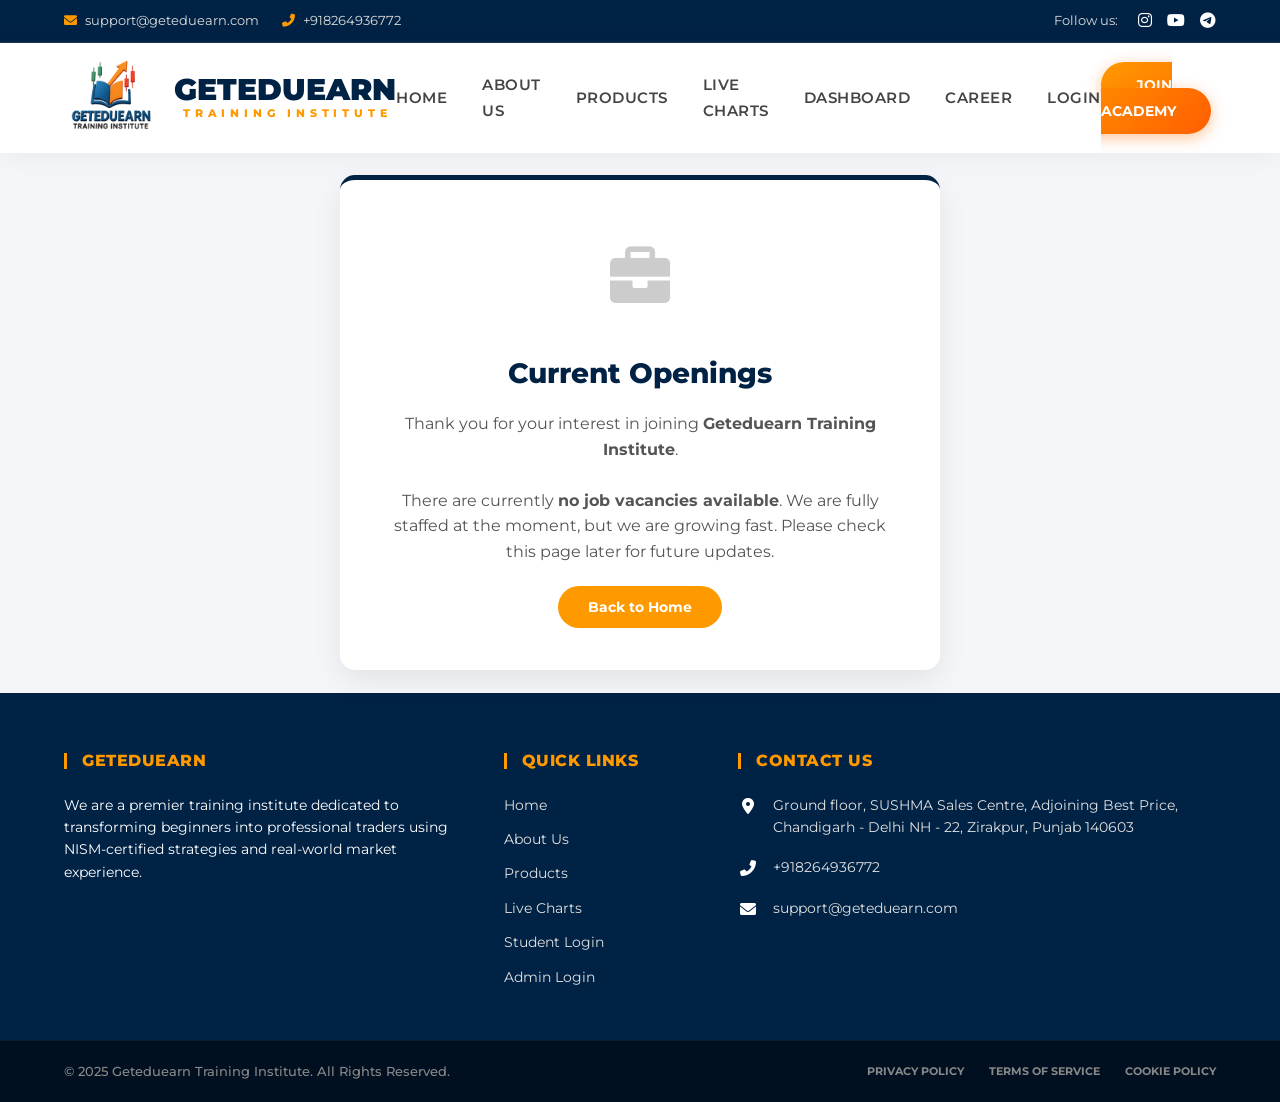
<file: career.html>
<!DOCTYPE html>
<html lang="en">
<head>
    <meta charset="UTF-8">
    <meta name="viewport" content="width=device-width, initial-scale=1.0">
    <title>Career - Geteduearn</title>
<!-- WEBSITE LOGO (FAVICON) -->
<link rel="icon" type="image/png" href="favicon.png">
    <link rel="stylesheet" href="style.css">
    <link href="https://fonts.googleapis.com/css2?family=Montserrat:wght@400;600;700;800&display=swap" rel="stylesheet">
    <link rel="stylesheet" href="https://cdnjs.cloudflare.com/ajax/libs/font-awesome/6.0.0/css/all.min.css">
    <style>
        .career-wrapper {
            display: flex; justify-content: center; align-items: center;
            min-height: 60vh; background: #f4f6f9; padding: 20px;
        }
        .vacancy-card {
            background: white; padding: 50px; border-radius: 15px;
            box-shadow: 0 10px 30px rgba(0,0,0,0.08); text-align: center;
            max-width: 600px; border-top: 5px solid #002244;
        }
        .vacancy-icon { font-size: 60px; color: #ccc; margin-bottom: 25px; }
        .vacancy-title { color: #002244; font-size: 28px; font-weight: 800; margin-bottom: 15px; }
        .vacancy-msg { color: #555; font-size: 16px; line-height: 1.6; margin-bottom: 30px; }
        .notify-btn {
            background: #ff9900; color: white; padding: 12px 30px;
            border-radius: 50px; font-weight: bold; font-size: 14px;
            border: none; cursor: pointer; transition: 0.3s;
        }
        .notify-btn:hover { background: #e68a00; transform: translateY(-2px); }
    </style>
</head>
<body>

    <!-- TOP BAR -->
    <div class="top-bar">
        <div class="top-bar-content">
            <div class="contact-info">
    <!-- Clickable Email -->
    <a href="mailto:support@geteduearn.com" style="color: #ddd; text-decoration: none; margin-right: 20px;">
        <i class="fas fa-envelope" style="color: #ff9900; margin-right: 5px;"></i> 
        support@geteduearn.com
    </a>

    <!-- Clickable Phone -->
    <a href="tel:+918264936772" style="color: #ddd; text-decoration: none;">
        <i class="fas fa-phone-alt" style="color: #ff9900; margin-right: 5px;"></i> 
        +918264936772
    </a>
</div>
            <div class="social-icons">
                <span>Follow us:</span>
                <a href="#"><i class="fab fa-instagram"></i></a>
                <a href="#"><i class="fab fa-youtube"></i></a>
                <a href="#"><i class="fab fa-telegram-plane"></i></a>
            </div>
        </div>
    </div>

    <!-- HEADER -->
    <header>
        <div class="navbar">
            <div class="logo-container">
                <img src="logo.png" alt="Geteduearn Logo" class="main-logo">
                <div class="logo-text-group">
                    <span class="brand-name">GETEDUEARN</span>
                    <span class="brand-tagline">TRAINING INSTITUTE</span>
                </div>
            </div>
            <!-- UPDATED MENU -->
            <!-- UPDATED MENU WITH DASHBOARD -->
            <ul class="nav-menu">
                <li><a href="index.html">Home</a></li>
                <li><a href="about.html">About Us</a></li>
                <li><a href="products.html">Products</a></li>
                <li><a href="charts.html">Live Charts</a></li>
                
                <!-- NEW DASHBOARD LINK (Highlighted) -->
                <li><a href="dashboard.html">Dashboard</a></li>
                
                <li><a href="career.html">Career</a></li>
                <li><a href="login.html">Login</a></li>
            </ul>
            <div class="header-right">
                <a href="signup.html" class="btn-primary-glow">Join Academy</a>
            </div>
        </div>
    </header>

    <!-- CAREER CARD -->
    <div class="career-wrapper">
        <div class="vacancy-card">
            <div class="vacancy-icon"><i class="fas fa-briefcase"></i></div>
            <h1 class="vacancy-title">Current Openings</h1>
            <p class="vacancy-msg">
                Thank you for your interest in joining <strong>Geteduearn Training Institute</strong>.
                <br><br>
                There are currently <strong>no job vacancies available</strong>. 
                We are fully staffed at the moment, but we are growing fast. 
                Please check this page later for future updates.
            </p>
            <a href="index.html" class="notify-btn">Back to Home</a>
        </div>
    </div>

    <!-- 5. FOOTER -->
    <footer>
        <div class="footer-content">
            
            <!-- Column 1: About -->
            <div class="footer-section">
                <h3>Geteduearn</h3>
                <p>
                    We are a premier training institute dedicated to transforming beginners into professional traders using NISM-certified strategies and real-world market experience.
                </p>
            </div>

            <!-- Column 2: Quick Links -->
            <div class="footer-section">
                <h3>Quick Links</h3>
                <ul class="footer-links">
                    <li><a href="index.html">Home</a></li>
                    <li><a href="about.html">About Us</a></li>
                    <li><a href="products.html">Products</a></li>
                    <li><a href="charts.html">Live Charts</a></li>
                    <li><a href="login.html">Student Login</a></li>
                    <li><a href="admin_export.html">Admin Login</a></li>
                </ul>
            </div>

            <!-- Column 3: Contact Us -->
            <div class="footer-section">
                <h3>Contact Us</h3>
                <ul class="contact-details">
                    <!-- Address (Map Marker Icon) -->
                    <li>
                        <i class="fas fa-map-marker-alt"></i>
                        <span>
                            Ground floor, SUSHMA Sales Centre, Adjoining Best Price, Chandigarh - Delhi NH - 22, Zirakpur, Punjab 140603
                        </span>
                    </li>
                    
                    <!-- Phone (Phone Icon) -->
                    <li>
                        <i class="fas fa-phone-alt"></i>
                        <span>+918264936772</span>
                    </li>

                    <!-- Email (Envelope Icon) -->
                    <li>
                        <i class="fas fa-envelope"></i>
                        <span>support@geteduearn.com</span>
                    </li>
                </ul>
            </div>

        </div>

        <!-- Bottom Copyright Bar -->
        <div class="bottom-bar">
            <div class="bottom-bar-content">
                
                <div class="copyright-text">
                    &copy; 2025 Geteduearn Training Institute. All Rights Reserved.
                </div>

                <div class="bottom-links">
                    <a href="privacy.html">Privacy Policy</a>
                    <a href="terms.html">Terms of Service</a>
                    <a href="#">Cookie Policy</a>
                </div>

            </div>
        </div>
    </footer>
<!-- SECURITY SCRIPT: Disable Right Click & Inspect -->
<script>
    // 1. Disable Right Click
    document.addEventListener('contextmenu', function(e) {
        e.preventDefault();
    });

    // 2. Disable F12, Ctrl+Shift+I, Ctrl+Shift+J, Ctrl+U
    document.onkeydown = function(e) {
        if (e.keyCode == 123) { // F12
            return false;
        }
        if (e.ctrlKey && e.shiftKey && e.keyCode == 'I'.charCodeAt(0)) { // Ctrl+Shift+I
            return false;
        }
        if (e.ctrlKey && e.shiftKey && e.keyCode == 'J'.charCodeAt(0)) { // Ctrl+Shift+J
            return false;
        }
        if (e.ctrlKey && e.keyCode == 'U'.charCodeAt(0)) { // Ctrl+U (View Source)
            return false;
        }
    };
</script>
</body>
</html>
</file>
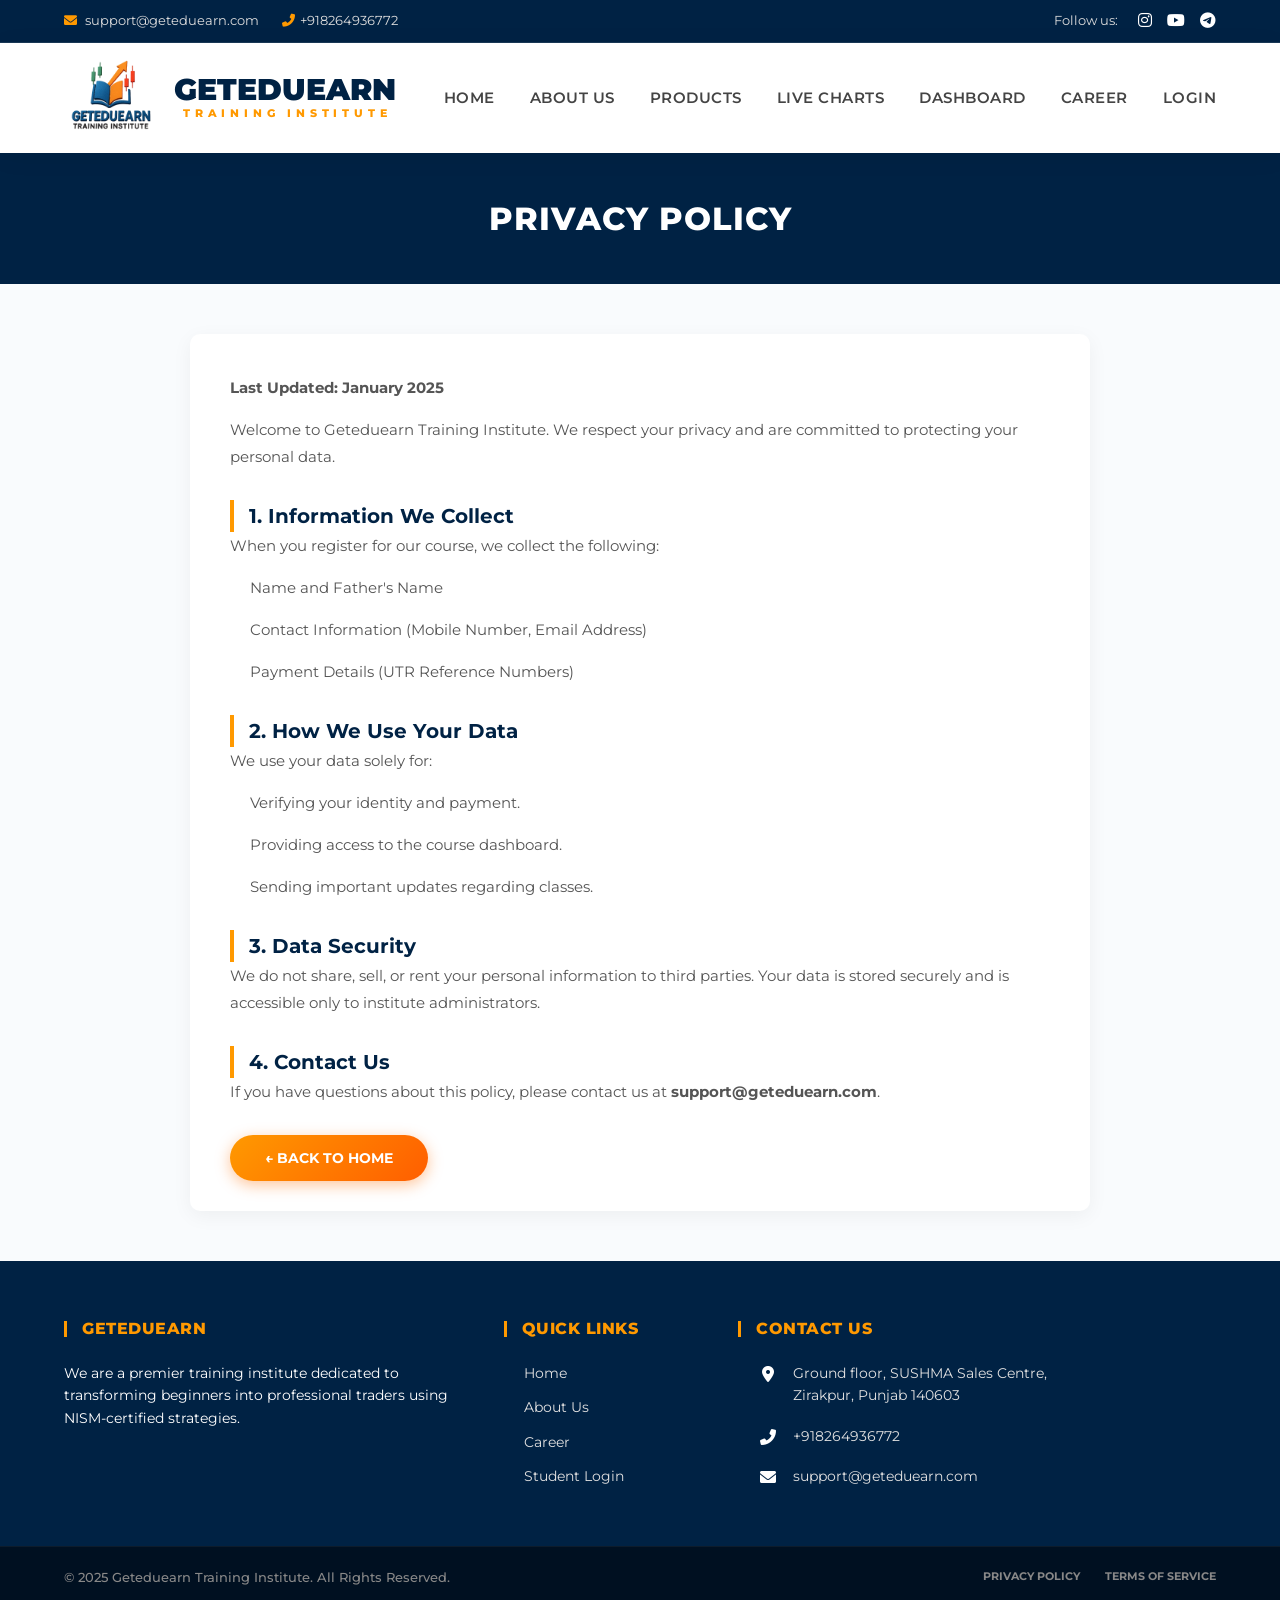
<file: privacy.html>
<!DOCTYPE html>
<html lang="en">
<head>
    <meta charset="UTF-8">
    <meta name="viewport" content="width=device-width, initial-scale=1.0">
    <title>Privacy Policy - Geteduearn</title>
  <!-- WEBSITE LOGO (FAVICON) -->
<link rel="icon" type="image/png" href="favicon.png">
    <link rel="stylesheet" href="style.css">
    <link href="https://fonts.googleapis.com/css2?family=Montserrat:wght@400;600;800&display=swap" rel="stylesheet">
    <link rel="stylesheet" href="https://cdnjs.cloudflare.com/ajax/libs/font-awesome/6.0.0/css/all.min.css">
    <style>
        .page-header { background: #002244; color: white; padding: 40px 0; text-align: center; }
        .page-header h1 { margin: 0; font-size: 32px; font-weight: 800; text-transform: uppercase; letter-spacing: 1px; }
        
        .content-container { max-width: 900px; margin: 50px auto; padding: 40px; background: white; border-radius: 10px; box-shadow: 0 5px 20px rgba(0,0,0,0.05); }
        
        /* FIX: Target ONLY the content text, not the footer */
        .content-container h2 { color: #002244; margin-top: 30px; font-size: 20px; border-left: 4px solid #ff9900; padding-left: 15px; }
        .content-container p, .content-container li { color: #555; line-height: 1.8; margin-bottom: 15px; font-size: 15px; }
        ul { margin-left: 20px; }
    </style>
</head>
<body>

    <!-- 1. TOP BAR -->
    <div class="top-bar">
        <div class="top-bar-content">
            <div class="contact-info">
                <a href="mailto:support@geteduearn.com"><i class="fas fa-envelope"></i> support@geteduearn.com</a>
                <a href="tel:+918264936772"><i class="fas fa-phone-alt"></i>+918264936772</a>
            </div>
            <div class="social-icons">
                <span>Follow us:</span>
                <a href="#"><i class="fab fa-instagram"></i></a>
                <a href="#"><i class="fab fa-youtube"></i></a>
                <a href="#"><i class="fab fa-telegram-plane"></i></a>
            </div>
        </div>
    </div>

    <!-- 2. HEADER -->
    <header>
        <div class="navbar">
            <div class="logo-container">
                <img src="logo.png" alt="Logo" class="main-logo">
                <div class="logo-text-group">
                    <span class="brand-name">GETEDUEARN</span>
                    <span class="brand-tagline">TRAINING INSTITUTE</span>
                </div>
            </div>
            <!-- UPDATED MENU WITH DASHBOARD -->
            <ul class="nav-menu">
                <li><a href="index.html">Home</a></li>
                <li><a href="about.html">About Us</a></li>
                <li><a href="products.html">Products</a></li>
                <li><a href="charts.html">Live Charts</a></li>
                
                <!-- NEW DASHBOARD LINK (Highlighted) -->
                <li><a href="dashboard.html">Dashboard</a></li>
                
                <li><a href="career.html">Career</a></li>
                <li><a href="login.html">Login</a></li>
            </ul>
        </div>
    </header>

    <!-- 3. PAGE TITLE BANNER -->
    <div class="page-header">
        <h1>Privacy Policy</h1>
    </div>

    <!-- 4. CONTENT -->
    <div class="content-container">
        <p><strong>Last Updated: January 2025</strong></p>

        <p>Welcome to Geteduearn Training Institute. We respect your privacy and are committed to protecting your personal data.</p>

        <h2>1. Information We Collect</h2>
        <p>When you register for our course, we collect the following:</p>
        <ul>
            <li>Name and Father's Name</li>
            <li>Contact Information (Mobile Number, Email Address)</li>
            <li>Payment Details (UTR Reference Numbers)</li>
        </ul>

        <h2>2. How We Use Your Data</h2>
        <p>We use your data solely for:</p>
        <ul>
            <li>Verifying your identity and payment.</li>
            <li>Providing access to the course dashboard.</li>
            <li>Sending important updates regarding classes.</li>
        </ul>

        <h2>3. Data Security</h2>
        <p>We do not share, sell, or rent your personal information to third parties. Your data is stored securely and is accessible only to institute administrators.</p>

        <h2>4. Contact Us</h2>
        <p>If you have questions about this policy, please contact us at <strong>support@geteduearn.com</strong>.</p>
        
        <br>
        <a href="index.html" class="btn-primary-glow" style="text-decoration:none;">&larr; Back to Home</a>
    </div>

    <!-- 5. FOOTER -->
    <footer>
        <div class="footer-content">
            <div class="footer-section">
                <h3>Geteduearn</h3>
                <p>We are a premier training institute dedicated to transforming beginners into professional traders using NISM-certified strategies.</p>
            </div>
            <div class="footer-section">
                <h3>Quick Links</h3>
                <ul class="footer-links">
                    <li><a href="index.html">Home</a></li>
                    <li><a href="about.html">About Us</a></li>
                    <li><a href="career.html">Career</a></li>
                    <li><a href="login.html">Student Login</a></li>
                </ul>
            </div>
            <div class="footer-section">
                <h3>Contact Us</h3>
                <ul class="contact-details">
                    <li><i class="fas fa-map-marker-alt"></i><span>Ground floor, SUSHMA Sales Centre,<br>Zirakpur, Punjab 140603</span></li>
                    <li><i class="fas fa-phone-alt"></i><span>+918264936772</span></li>
                    <li><i class="fas fa-envelope"></i><span>support@geteduearn.com</span></li>
                </ul>
            </div>
        </div>
        <div class="bottom-bar">
            <div class="bottom-bar-content">
                <div class="copyright-text">&copy; 2025 Geteduearn Training Institute. All Rights Reserved.</div>
                <div class="bottom-links">
                    <a href="privacy.html">Privacy Policy</a>
                    <a href="terms.html">Terms of Service</a>
                </div>
            </div>
        </div>
    </footer>

<!-- SECURITY SCRIPT: Disable Right Click & Inspect -->
<script>
    // 1. Disable Right Click
    document.addEventListener('contextmenu', function(e) {
        e.preventDefault();
    });

    // 2. Disable F12, Ctrl+Shift+I, Ctrl+Shift+J, Ctrl+U
    document.onkeydown = function(e) {
        if (e.keyCode == 123) { // F12
            return false;
        }
        if (e.ctrlKey && e.shiftKey && e.keyCode == 'I'.charCodeAt(0)) { // Ctrl+Shift+I
            return false;
        }
        if (e.ctrlKey && e.shiftKey && e.keyCode == 'J'.charCodeAt(0)) { // Ctrl+Shift+J
            return false;
        }
        if (e.ctrlKey && e.keyCode == 'U'.charCodeAt(0)) { // Ctrl+U (View Source)
            return false;
        }
    };
</script>
</body>
</html>
</file>
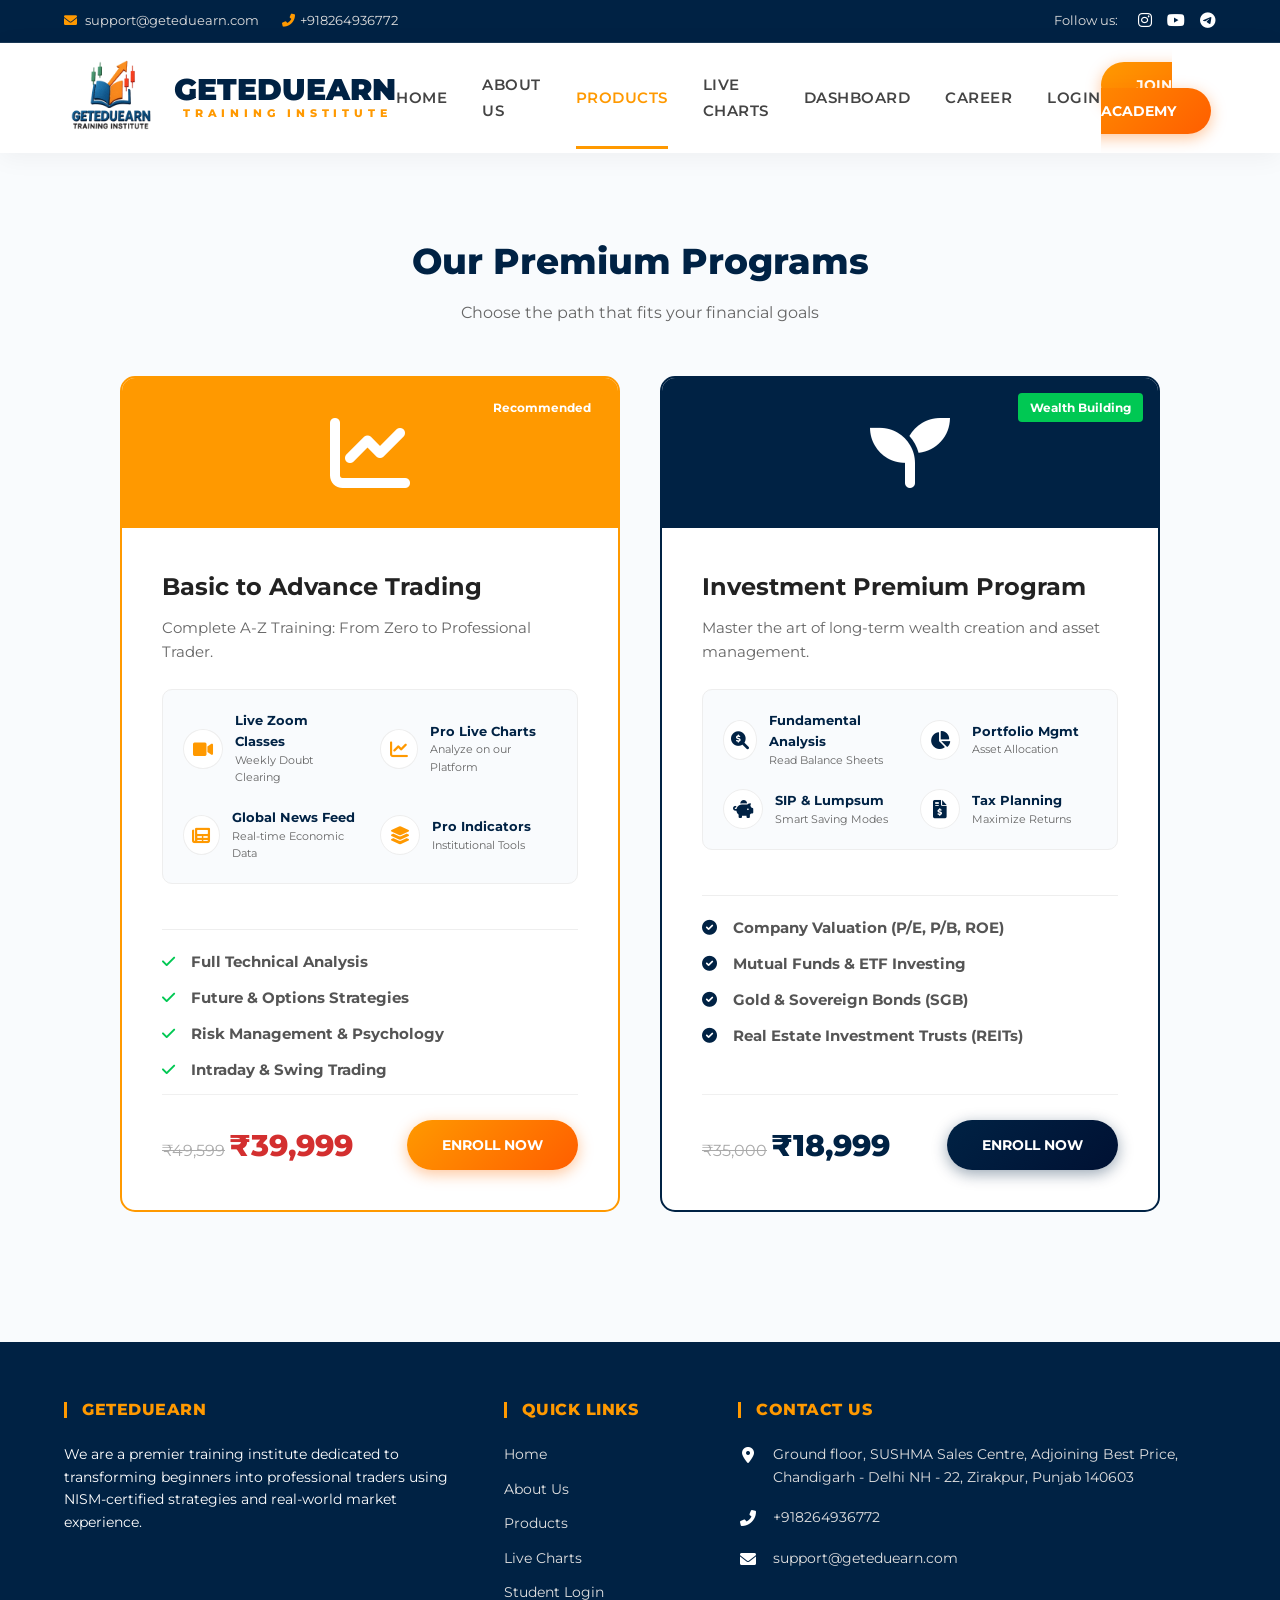
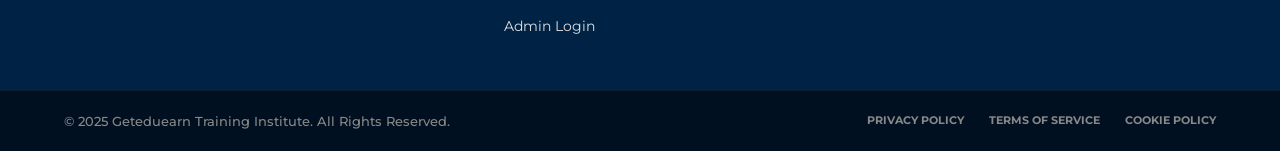
<file: products.html>
<!DOCTYPE html>
<html lang="en">
<head>
    <meta charset="UTF-8">
    <meta name="viewport" content="width=device-width, initial-scale=1.0">
    <title>Our Products - Geteduearn</title>
   <!-- WEBSITE LOGO (FAVICON) -->
<link rel="icon" type="image/png" href="favicon.png">
    <link rel="stylesheet" href="style.css">
    <link rel="stylesheet" href="https://cdnjs.cloudflare.com/ajax/libs/font-awesome/6.0.0/css/all.min.css">
    <link href="https://fonts.googleapis.com/css2?family=Montserrat:wght@400;600;700;800&display=swap" rel="stylesheet">
    
    <style>
        /* --- CUSTOM STYLES FOR THE INVESTMENT CARD --- */
        
        /* 1. Navy Blue Glow Button */
        .btn-navy-glow {
            background: linear-gradient(135deg, #002244, #001133); /* Dark Navy Gradient */
            color: white;
            padding: 14px 35px;
            border-radius: 50px;
            font-weight: 700;
            font-size: 14px;
            box-shadow: 0 4px 15px rgba(0, 34, 68, 0.4); /* Blue Shadow */
            text-transform: uppercase;
            border: none;
            cursor: pointer;
            transition: 0.3s;
            display: inline-block;
            text-decoration: none;
        }

        .btn-navy-glow:hover {
            transform: translateY(-3px);
            box-shadow: 0 6px 20px rgba(0, 34, 68, 0.6);
            color: white;
        }

        /* 2. Card Layout Adjustments */
        .courses-container {
            display: flex;
            flex-wrap: wrap;
            justify-content: center;
            gap: 40px; /* Space between the two cards */
            padding-bottom: 50px;
        }
    </style>
</head>
<body>

    <!-- TOP BAR -->
    <div class="top-bar">
        <div class="top-bar-content">
            <div class="contact-info">
                <a href="mailto:support@geteduearn.com" style="color: #ddd; text-decoration: none; margin-right: 20px;">
                    <i class="fas fa-envelope" style="color: #ff9900; margin-right: 5px;"></i> support@geteduearn.com
                </a>
                <a href="tel:+918264936772" style="color: #ddd; text-decoration: none;">
                    <i class="fas fa-phone-alt" style="color: #ff9900; margin-right: 5px;"></i>+918264936772
                </a>
            </div>
            <div class="social-icons">
                <span>Follow us:</span>
                <a href="#"><i class="fab fa-instagram"></i></a>
                <a href="#"><i class="fab fa-youtube"></i></a>
                <a href="#"><i class="fab fa-telegram-plane"></i></a>
            </div>
        </div>
    </div>

    <!-- HEADER -->
    <header>
        <div class="navbar">
            <div class="logo-container">
                <img src="logo.png" alt="Geteduearn Logo" class="main-logo">
                <div class="logo-text-group">
                    <span class="brand-name">GETEDUEARN</span>
                    <span class="brand-tagline">TRAINING INSTITUTE</span>
                </div>
            </div>
            <ul class="nav-menu">
                <li><a href="index.html">Home</a></li>
                <li><a href="about.html">About Us</a></li>
                <li><a href="products.html" class="active">Products</a></li>
                <li><a href="charts.html">Live Charts</a></li>
                <li><a href="dashboard.html">Dashboard</a></li>
                <li><a href="career.html">Career</a></li>
                <li><a href="login.html">Login</a></li>
            </ul>
            <div class="header-right">
                <a href="signup.html" class="btn-primary-glow">Join Academy</a>
            </div>
        </div>
    </header>

   <!-- COURSES SECTION -->
    <section class="courses-section">
        <div class="section-header">
            <h2>Our Premium Programs</h2>
            <p>Choose the path that fits your financial goals</p>
        </div>

        <div class="courses-container">
            
            <!-- === LEFT CARD: TRADING (Orange Theme) === -->
            <div class="course-card featured-card">
                <div class="tag">Recommended</div>
                <div class="card-top color-3"> 
                    <!-- Chart Icon -->
                    <i class="fas fa-chart-line fa-5x"></i>
                </div>
                <div class="card-body">
                    <h3>Basic to Advance Trading</h3>
                    <p class="course-desc">Complete A-Z Training: From Zero to Professional Trader.</p>
                    
                    <!-- Features Grid -->
                    <div class="feature-grid">
                        <div class="feature-item">
                            <div class="f-icon-box"><i class="fas fa-video"></i></div>
                            <div class="f-text"><h4>Live Zoom Classes</h4><span>Weekly Doubt Clearing</span></div>
                        </div>
                        <div class="feature-item">
                            <div class="f-icon-box"><i class="fas fa-chart-line"></i></div>
                            <div class="f-text"><h4>Pro Live Charts</h4><span>Analyze on our Platform</span></div>
                        </div>
                        <div class="feature-item">
                            <div class="f-icon-box"><i class="fas fa-newspaper"></i></div>
                            <div class="f-text"><h4>Global News Feed</h4><span>Real-time Economic Data</span></div>
                        </div>
                        <div class="feature-item">
                            <div class="f-icon-box"><i class="fas fa-layer-group"></i></div>
                            <div class="f-text"><h4>Pro Indicators</h4><span>Institutional Tools</span></div>
                        </div>
                    </div>

                    <hr style="border: 0; border-top: 1px solid #eee; margin: 20px 0;">

                    <ul class="features">
                        <li><i class="fas fa-check"></i> <strong>Full Technical Analysis</strong></li>
                        <li><i class="fas fa-check"></i> <strong>Future & Options Strategies</strong></li>
                        <li><i class="fas fa-check"></i> <strong>Risk Management & Psychology</strong></li>
                        <li><i class="fas fa-check"></i> <strong>Intraday & Swing Trading</strong></li>
                    </ul>

                    <div class="price-box main-price-box">
                        <div class="price-stack">
                            <span class="old-price">₹49,599</span>
                            <span class="price big-price">₹39,999</span>
                        </div>
                        <!-- ORANGE BUTTON -->
<a href="signup.html?plan=trading" class="btn-primary-glow" style="text-decoration:none;">Enroll Now</a>
                    </div>
                </div>
            </div>

            <!-- === RIGHT CARD: INVESTMENT (Navy Blue Theme) === -->
            <div class="course-card invest-card">
                <div class="tag" style="background-color: #00c853;">Wealth Building</div>
                <div class="card-top invest-header"> 
                    <!-- Sprout Icon -->
                    <i class="fas fa-seedling fa-5x"></i>
                </div>
                <div class="card-body">
                    <h3>Investment Premium Program</h3>
                    <p class="course-desc">Master the art of long-term wealth creation and asset management.</p>
                    
                    <!-- Features Grid -->
                    <div class="feature-grid">
                        <!-- 1. Fundamental -->
                        <div class="feature-item">
                            <div class="f-icon-box" style="color:#002244;"><i class="fas fa-search-dollar"></i></div>
                            <div class="f-text"><h4>Fundamental Analysis</h4><span>Read Balance Sheets</span></div>
                        </div>
                        <!-- 2. Portfolio -->
                        <div class="feature-item">
                            <div class="f-icon-box" style="color:#002244;"><i class="fas fa-chart-pie"></i></div>
                            <div class="f-text"><h4>Portfolio Mgmt</h4><span>Asset Allocation</span></div>
                        </div>
                        <!-- 3. SIP -->
                        <div class="feature-item">
                            <div class="f-icon-box" style="color:#002244;"><i class="fas fa-piggy-bank"></i></div>
                            <div class="f-text"><h4>SIP & Lumpsum</h4><span>Smart Saving Modes</span></div>
                        </div>
                        <!-- 4. Tax -->
                        <div class="feature-item">
                            <div class="f-icon-box" style="color:#002244;"><i class="fas fa-file-invoice-dollar"></i></div>
                            <div class="f-text"><h4>Tax Planning</h4><span>Maximize Returns</span></div>
                        </div>
                    </div>

                    <hr style="border: 0; border-top: 1px solid #eee; margin: 20px 0;">

                    <!-- Syllabus List -->
                    <ul class="features">
                        <li><i class="fas fa-check-circle" style="color:#002244;"></i> <strong>Company Valuation (P/E, P/B, ROE)</strong></li>
                        <li><i class="fas fa-check-circle" style="color:#002244;"></i> <strong>Mutual Funds & ETF Investing</strong></li>
                        <li><i class="fas fa-check-circle" style="color:#002244;"></i> <strong>Gold & Sovereign Bonds (SGB)</strong></li>
                        <li><i class="fas fa-check-circle" style="color:#002244;"></i> <strong>Real Estate Investment Trusts (REITs)</strong></li>
                    </ul>

                    <div class="price-box main-price-box">
                        <div class="price-stack">
                            <span class="old-price">₹35,000</span>
                            <span class="price big-price" style="color:#002244;">₹18,999</span>
                        </div>
                        <!-- NAVY BLUE BUTTON -->
                        <!-- NAVY BLUE BUTTON -->
                  <a href="signup.html?plan=investment" class="btn-navy-glow">Enroll Now</a>
                    </div>
                </div>
            </div>

        </div>
    </section>

    <!-- 5. FOOTER -->
    <footer>
        <div class="footer-content">
            
            <!-- Column 1: About -->
            <div class="footer-section">
                <h3>Geteduearn</h3>
                <p>
                    We are a premier training institute dedicated to transforming beginners into professional traders using NISM-certified strategies and real-world market experience.
                </p>
            </div>

            <!-- Column 2: Quick Links -->
            <div class="footer-section">
                <h3>Quick Links</h3>
                <ul class="footer-links">
                    <li><a href="index.html">Home</a></li>
                    <li><a href="about.html">About Us</a></li>
                    <li><a href="products.html">Products</a></li>
                    <li><a href="charts.html">Live Charts</a></li>
                    <li><a href="login.html">Student Login</a></li>
                    <li><a href="admin_export.html">Admin Login</a></li>
                </ul>
            </div>

            <!-- Column 3: Contact Us -->
            <div class="footer-section">
                <h3>Contact Us</h3>
                <ul class="contact-details">
                    <!-- Address (Map Marker Icon) -->
                    <li>
                        <i class="fas fa-map-marker-alt"></i>
                        <span>
                            Ground floor, SUSHMA Sales Centre, Adjoining Best Price, Chandigarh - Delhi NH - 22, Zirakpur, Punjab 140603
                        </span>
                    </li>
                    
                    <!-- Phone (Phone Icon) -->
                    <li>
                        <i class="fas fa-phone-alt"></i>
                        <span>+918264936772</span>
                    </li>

                    <!-- Email (Envelope Icon) -->
                    <li>
                        <i class="fas fa-envelope"></i>
                        <span>support@geteduearn.com</span>
                    </li>
                </ul>
            </div>

        </div>

        <!-- Bottom Copyright Bar -->
        <div class="bottom-bar">
            <div class="bottom-bar-content">
                
                <div class="copyright-text">
                    &copy; 2025 Geteduearn Training Institute. All Rights Reserved.
                </div>

                <div class="bottom-links">
                    <a href="privacy.html">Privacy Policy</a>
                    <a href="terms.html">Terms of Service</a>
                    <a href="#">Cookie Policy</a>
                </div>

            </div>
        </div>
    </footer>

<!-- SECURITY SCRIPT: Disable Right Click & Inspect -->
<script>
    // 1. Disable Right Click
    document.addEventListener('contextmenu', function(e) {
        e.preventDefault();
    });

    // 2. Disable F12, Ctrl+Shift+I, Ctrl+Shift+J, Ctrl+U
    document.onkeydown = function(e) {
        if (e.keyCode == 123) { // F12
            return false;
        }
        if (e.ctrlKey && e.shiftKey && e.keyCode == 'I'.charCodeAt(0)) { // Ctrl+Shift+I
            return false;
        }
        if (e.ctrlKey && e.shiftKey && e.keyCode == 'J'.charCodeAt(0)) { // Ctrl+Shift+J
            return false;
        }
        if (e.ctrlKey && e.keyCode == 'U'.charCodeAt(0)) { // Ctrl+U (View Source)
            return false;
        }
    };
</script>
</body>
</html>
</file>
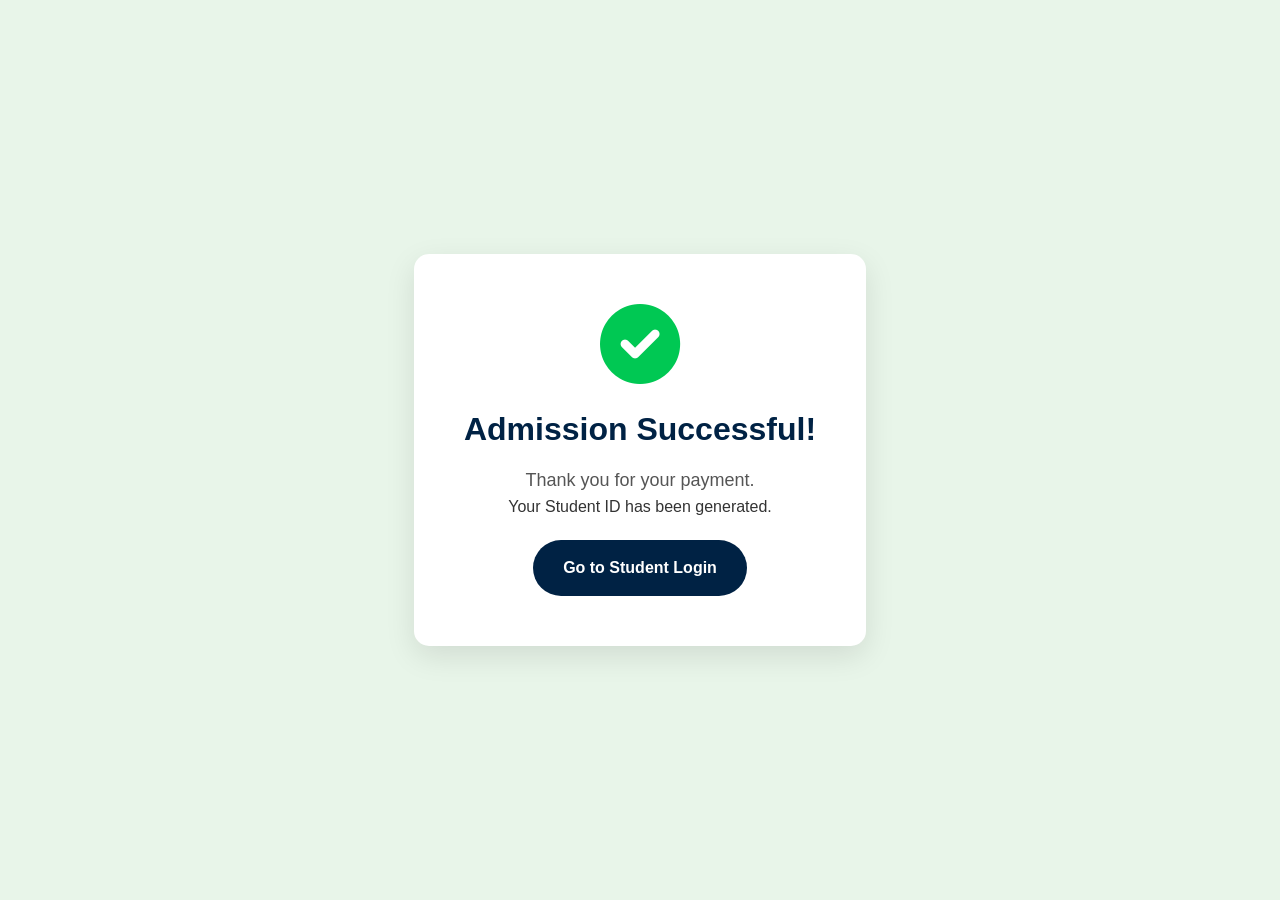
<file: success.html>
<!DOCTYPE html>
<html lang="en">
<head>
    <meta charset="UTF-8">
    <meta name="viewport" content="width=device-width, initial-scale=1.0">
    <title>Admission Successful</title>
    <link rel="stylesheet" href="style.css">
    <style>
        body { background: #e8f5e9; display: flex; justify-content: center; align-items: center; height: 100vh; text-align: center; }
        .success-card { background: white; padding: 50px; border-radius: 15px; box-shadow: 0 10px 30px rgba(0,0,0,0.1); max-width: 500px; }
        .icon { font-size: 80px; color: #00c853; margin-bottom: 20px; }
        .btn-login { background: #002244; color: white; padding: 15px 30px; text-decoration: none; border-radius: 50px; font-weight: bold; display: inline-block; margin-top: 20px; }
    </style>
    <link rel="stylesheet" href="https://cdnjs.cloudflare.com/ajax/libs/font-awesome/6.0.0/css/all.min.css">
</head>
<body>

    <div class="success-card">
        <i class="fas fa-check-circle icon"></i>
        <h1 style="color:#002244;">Admission Successful!</h1>
        <p style="font-size:18px; color:#555; margin-top:10px;">Thank you for your payment.</p>
        <p>Your Student ID has been generated.</p>
        
        <a href="login.html" class="btn-login">Go to Student Login</a>
    </div>

<!-- SECURITY SCRIPT: Disable Right Click & Inspect -->
<script>
    // 1. Disable Right Click
    document.addEventListener('contextmenu', function(e) {
        e.preventDefault();
    });

    // 2. Disable F12, Ctrl+Shift+I, Ctrl+Shift+J, Ctrl+U
    document.onkeydown = function(e) {
        if (e.keyCode == 123) { // F12
            return false;
        }
        if (e.ctrlKey && e.shiftKey && e.keyCode == 'I'.charCodeAt(0)) { // Ctrl+Shift+I
            return false;
        }
        if (e.ctrlKey && e.shiftKey && e.keyCode == 'J'.charCodeAt(0)) { // Ctrl+Shift+J
            return false;
        }
        if (e.ctrlKey && e.keyCode == 'U'.charCodeAt(0)) { // Ctrl+U (View Source)
            return false;
        }
    };
</script>
</body>
</html>
</file>
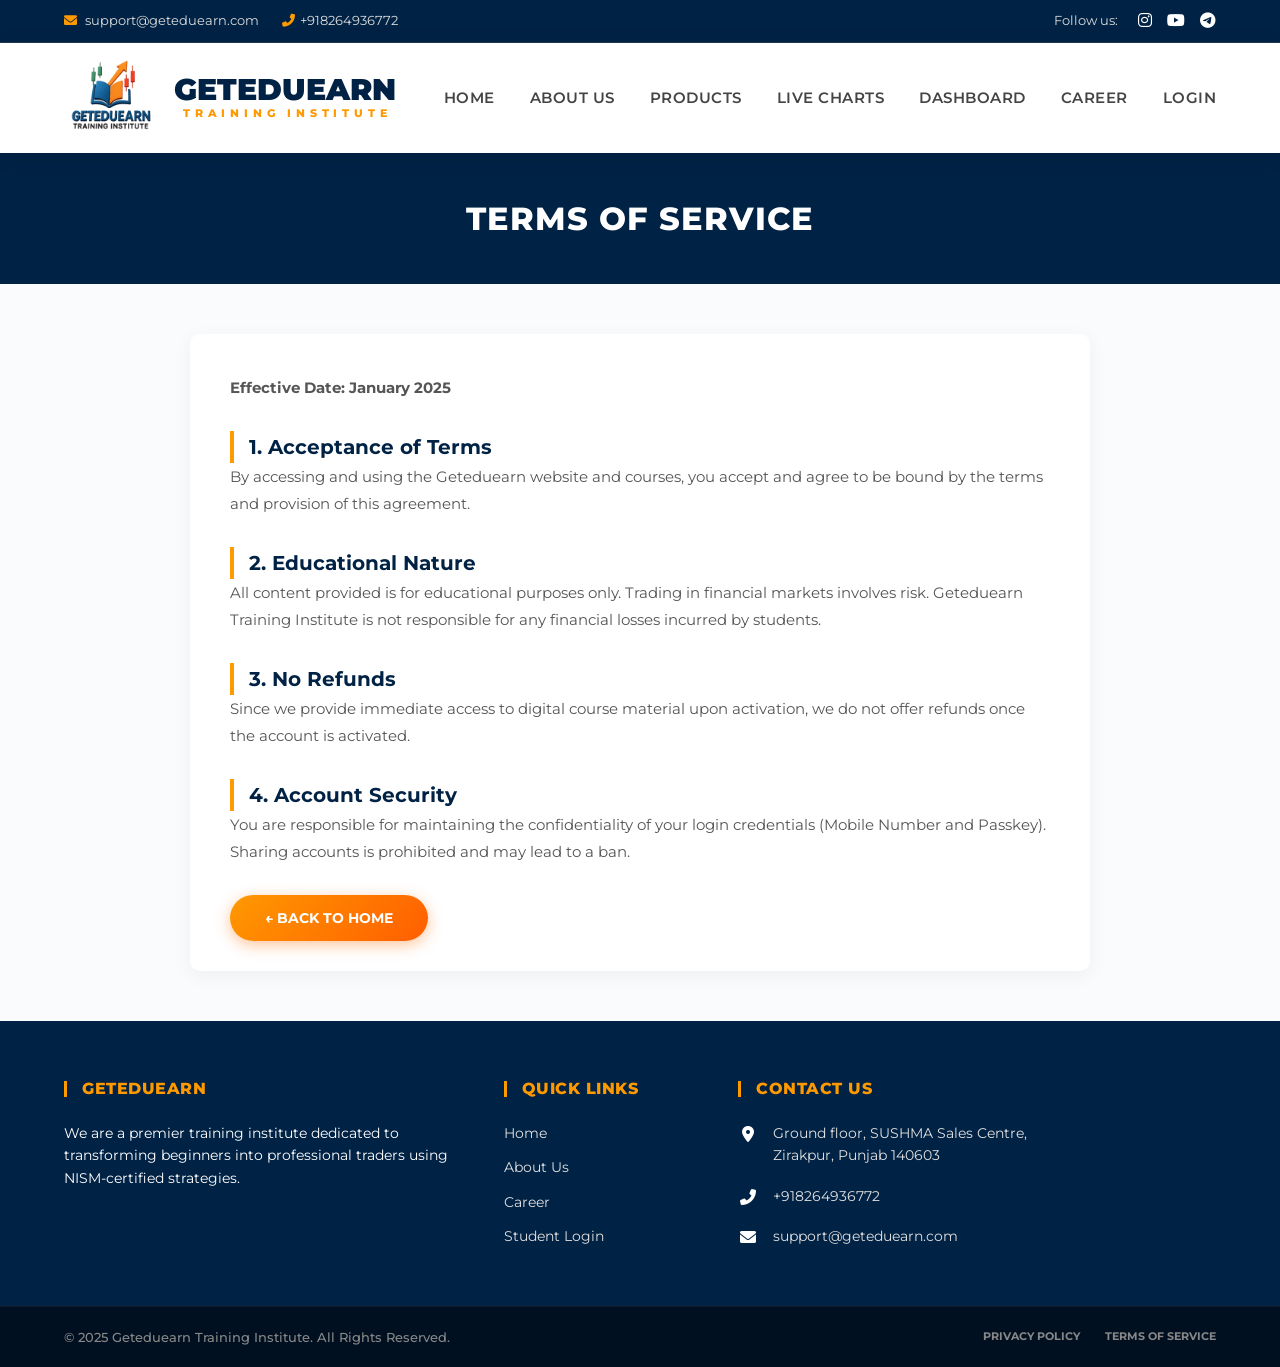
<file: terms.html>
<!DOCTYPE html>
<html lang="en">
<head>
    <meta charset="UTF-8">
    <meta name="viewport" content="width=device-width, initial-scale=1.0">
    <title>Terms of Service - Geteduearn</title>
<!-- WEBSITE LOGO (FAVICON) -->
<link rel="icon" type="image/png" href="favicon.png">
    <link rel="stylesheet" href="style.css">
    <link href="https://fonts.googleapis.com/css2?family=Montserrat:wght@400;600;800&display=swap" rel="stylesheet">
    <link rel="stylesheet" href="https://cdnjs.cloudflare.com/ajax/libs/font-awesome/6.0.0/css/all.min.css">
    <style>
        .page-header { background: #002244; color: white; padding: 40px 0; text-align: center; }
        .page-header h1 { margin: 0; font-size: 32px; font-weight: 800; text-transform: uppercase; letter-spacing: 1px; }
        
        .content-container { max-width: 900px; margin: 50px auto; padding: 40px; background: white; border-radius: 10px; box-shadow: 0 5px 20px rgba(0,0,0,0.05); }
        
        /* FIX: Target ONLY the content text, not the footer */
        .content-container h2 { color: #002244; margin-top: 30px; font-size: 20px; border-left: 4px solid #ff9900; padding-left: 15px; }
        .content-container p, .content-container li { color: #555; line-height: 1.8; margin-bottom: 15px; font-size: 15px; }
    </style>
</head>
<body>

    <!-- 1. TOP BAR -->
    <div class="top-bar">
        <div class="top-bar-content">
            <div class="contact-info">
                <a href="mailto:support@geteduearn.com"><i class="fas fa-envelope"></i> support@geteduearn.com</a>
                <a href="tel:+918264936772"><i class="fas fa-phone-alt"></i>+918264936772</a>
            </div>
            <div class="social-icons">
                <span>Follow us:</span>
                <a href="#"><i class="fab fa-instagram"></i></a>
                <a href="#"><i class="fab fa-youtube"></i></a>
                <a href="#"><i class="fab fa-telegram-plane"></i></a>
            </div>
        </div>
    </div>

    <!-- 2. HEADER -->
    <header>
        <div class="navbar">
            <div class="logo-container">
                <img src="logo.png" alt="Logo" class="main-logo">
                <div class="logo-text-group">
                    <span class="brand-name">GETEDUEARN</span>
                    <span class="brand-tagline">TRAINING INSTITUTE</span>
                </div>
            </div>
            <!-- UPDATED MENU WITH DASHBOARD -->
            <ul class="nav-menu">
                <li><a href="index.html">Home</a></li>
                <li><a href="about.html">About Us</a></li>
                <li><a href="products.html">Products</a></li>
                <li><a href="charts.html">Live Charts</a></li>
                
                <!-- NEW DASHBOARD LINK (Highlighted) -->
                <li><a href="dashboard.html">Dashboard</a></li>
                
                <li><a href="career.html">Career</a></li>
                <li><a href="login.html">Login</a></li>
            </ul>
        </div>
    </header>

    <!-- 3. PAGE TITLE BANNER -->
    <div class="page-header">
        <h1>Terms of Service</h1>
    </div>

    <!-- 4. CONTENT -->
    <div class="content-container">
        <p><strong>Effective Date: January 2025</strong></p>

        <h2>1. Acceptance of Terms</h2>
        <p>By accessing and using the Geteduearn website and courses, you accept and agree to be bound by the terms and provision of this agreement.</p>

        <h2>2. Educational Nature</h2>
        <p>All content provided is for educational purposes only. Trading in financial markets involves risk. Geteduearn Training Institute is not responsible for any financial losses incurred by students.</p>

        <h2>3. No Refunds</h2>
        <p>Since we provide immediate access to digital course material upon activation, we do not offer refunds once the account is activated.</p>

        <h2>4. Account Security</h2>
        <p>You are responsible for maintaining the confidentiality of your login credentials (Mobile Number and Passkey). Sharing accounts is prohibited and may lead to a ban.</p>
        
        <br>
        <a href="index.html" class="btn-primary-glow" style="text-decoration:none;">&larr; Back to Home</a>
    </div>

    <!-- 5. FOOTER -->
    <footer>
        <div class="footer-content">
            <div class="footer-section">
                <h3>Geteduearn</h3>
                <p>We are a premier training institute dedicated to transforming beginners into professional traders using NISM-certified strategies.</p>
            </div>
            <div class="footer-section">
                <h3>Quick Links</h3>
                <ul class="footer-links">
                    <li><a href="index.html">Home</a></li>
                    <li><a href="about.html">About Us</a></li>
                    <li><a href="career.html">Career</a></li>
                    <li><a href="login.html">Student Login</a></li>
                </ul>
            </div>
            <div class="footer-section">
                <h3>Contact Us</h3>
                <ul class="contact-details">
                    <li><i class="fas fa-map-marker-alt"></i><span>Ground floor, SUSHMA Sales Centre,<br>Zirakpur, Punjab 140603</span></li>
                    <li><i class="fas fa-phone-alt"></i><span>+918264936772</span></li>
                    <li><i class="fas fa-envelope"></i><span>support@geteduearn.com</span></li>
                </ul>
            </div>
        </div>
        <div class="bottom-bar">
            <div class="bottom-bar-content">
                <div class="copyright-text">&copy; 2025 Geteduearn Training Institute. All Rights Reserved.</div>
                <div class="bottom-links">
                    <a href="privacy.html">Privacy Policy</a>
                    <a href="terms.html">Terms of Service</a>
                </div>
            </div>
        </div>
    </footer>

<!-- SECURITY SCRIPT: Disable Right Click & Inspect -->
<script>
    // 1. Disable Right Click
    document.addEventListener('contextmenu', function(e) {
        e.preventDefault();
    });

    // 2. Disable F12, Ctrl+Shift+I, Ctrl+Shift+J, Ctrl+U
    document.onkeydown = function(e) {
        if (e.keyCode == 123) { // F12
            return false;
        }
        if (e.ctrlKey && e.shiftKey && e.keyCode == 'I'.charCodeAt(0)) { // Ctrl+Shift+I
            return false;
        }
        if (e.ctrlKey && e.shiftKey && e.keyCode == 'J'.charCodeAt(0)) { // Ctrl+Shift+J
            return false;
        }
        if (e.ctrlKey && e.keyCode == 'U'.charCodeAt(0)) { // Ctrl+U (View Source)
            return false;
        }
    };
</script>
</body>
</html>
</file>
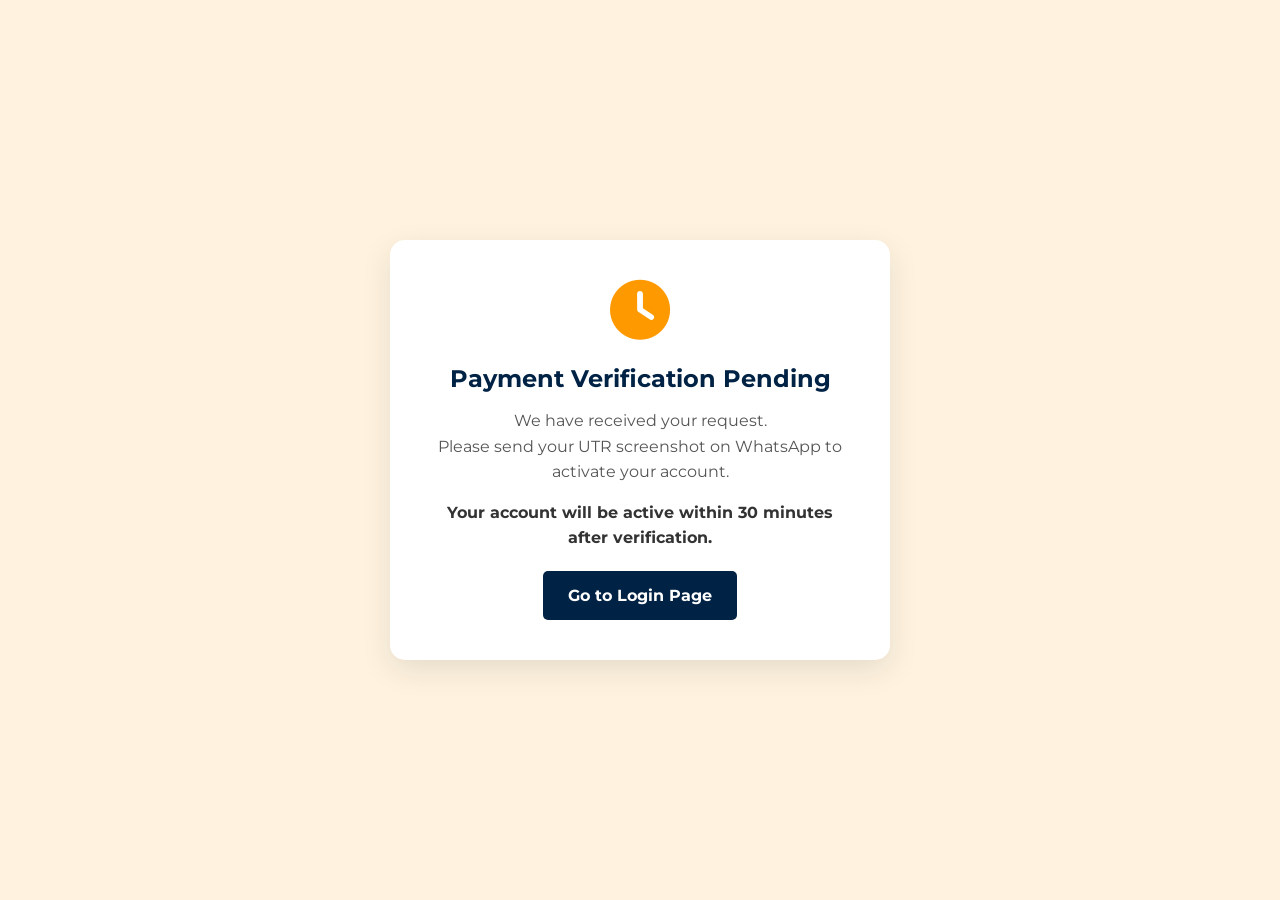
<file: verification.html>
<!DOCTYPE html>
<html lang="en">
<head>
    <meta charset="UTF-8">
    <meta name="viewport" content="width=device-width, initial-scale=1.0">
    <title>Verification Pending</title>
    <link rel="stylesheet" href="style.css">
    <link href="https://fonts.googleapis.com/css2?family=Montserrat:wght@400;600;800&display=swap" rel="stylesheet">
    <style>
        body { background: #fff3e0; display: flex; justify-content: center; align-items: center; height: 100vh; text-align: center; font-family: 'Montserrat', sans-serif; }
        .card { background: white; padding: 40px; border-radius: 15px; box-shadow: 0 10px 30px rgba(0,0,0,0.1); max-width: 500px; }
        .icon { font-size: 60px; color: #ff9900; margin-bottom: 20px; }
        .btn { background: #002244; color: white; padding: 12px 25px; text-decoration: none; border-radius: 5px; font-weight: bold; display: inline-block; margin-top: 20px; }
    </style>
    <link rel="stylesheet" href="https://cdnjs.cloudflare.com/ajax/libs/font-awesome/6.0.0/css/all.min.css">
</head>
<body>

    <div class="card">
        <i class="fas fa-clock icon"></i>
        <h2 style="color:#002244;">Payment Verification Pending</h2>
        <p style="margin-top:10px; color:#555; line-height:1.6;">
            We have received your request. <br>
            Please send your UTR screenshot on WhatsApp to activate your account.
        </p>
        <p style="margin-top:15px; font-weight:bold;">
            Your account will be active within 30 minutes after verification.
        </p>
        
        <a href="login.html" class="btn">Go to Login Page</a>
    </div>

<!-- SECURITY SCRIPT: Disable Right Click & Inspect -->
<script>
    // 1. Disable Right Click
    document.addEventListener('contextmenu', function(e) {
        e.preventDefault();
    });

    // 2. Disable F12, Ctrl+Shift+I, Ctrl+Shift+J, Ctrl+U
    document.onkeydown = function(e) {
        if (e.keyCode == 123) { // F12
            return false;
        }
        if (e.ctrlKey && e.shiftKey && e.keyCode == 'I'.charCodeAt(0)) { // Ctrl+Shift+I
            return false;
        }
        if (e.ctrlKey && e.shiftKey && e.keyCode == 'J'.charCodeAt(0)) { // Ctrl+Shift+J
            return false;
        }
        if (e.ctrlKey && e.keyCode == 'U'.charCodeAt(0)) { // Ctrl+U (View Source)
            return false;
        }
    };
</script>

</body>
</html>
</file>
<file: style.css>
/* =========================================
   1. GLOBAL RESET & FONTS
   ========================================= */
* { margin: 0; padding: 0; box-sizing: border-box; font-family: 'Montserrat', sans-serif; }
body { background-color: #f9fbfd; color: #333; line-height: 1.6; }
a { text-decoration: none; transition: 0.3s; }
li { list-style: none; }

/* =========================================
   2. TOP BAR (Dark Navy - As Before)
   ========================================= */
.top-bar {
    background-color: #002244;
    color: white;
    padding: 8px 0;
    font-size: 13px;
    border-bottom: 1px solid rgba(255,255,255,0.1);
}

.top-bar-content {
    max-width: 1400px;
    margin: 0 auto;
    padding: 0 5%;
    display: flex;
    justify-content: space-between;
    align-items: center;
}

.contact-info a { color: #ddd; margin-right: 20px; text-decoration: none; font-size: 13px; transition: 0.3s; }
.contact-info a:hover { color: #ff9900; }
.contact-info i { color: #ff9900; margin-right: 5px; }

.social-icons { display: flex; align-items: center; gap: 15px; }
.social-icons span { color: #ddd; margin-right: 5px; }
.social-icons a { color: #ffffff !important; font-size: 16px; transition: 0.3s; }
.social-icons a:hover { color: #ff9900 !important; transform: translateY(-2px); }

/* =========================================
   3. HEADER (Restored to WHITE Background)
   ========================================= */
header {
    background: white; /* Restored White Background */
    padding: 0 5%;
    height: 110px;
    display: flex;
    justify-content: center;
    box-shadow: 0 4px 25px rgba(0,0,0,0.05);
    position: sticky;
    top: 0;
    z-index: 1000;
}

.navbar {
    width: 100%;
    max-width: 1400px;
    display: flex;
    justify-content: space-between;
    align-items: center;
    height: 100%;
}

.logo-container { display: flex; align-items: center; gap: 15px; }
.main-logo { width: 95px; height: 95px; object-fit: cover; object-position: top center; margin-bottom: 5px; }

.logo-text-group { display: flex; flex-direction: column; justify-content: center; align-items: flex-start !important; line-height: 1; }

.brand-name {
    font-size: 30px;
    font-weight: 900;
    color: #002244; /* Restored Dark Color */
    text-transform: uppercase;
    margin: 0;
    line-height: 0.9;
}

.brand-tagline {
    font-size: 11px;
    font-weight: 800;
    color: #ff9900;
    letter-spacing: 4.8px;
    text-transform: uppercase;
    margin-top: 5px;
    margin-left: 9px;
}

/* NAVIGATION MENU (Restored Dark Links) */
.nav-menu { display: flex; gap: 35px; align-items: center; }

.nav-menu a {
    font-weight: 600;
    font-size: 15px;
    color: #444; /* Restored Dark Text */
    padding: 42px 0;
    position: relative;
    text-transform: uppercase;
    letter-spacing: 0.5px;
}

.nav-menu a:hover, .nav-menu a.active { 
    color: #ff9900; 
}

/* Nav Link Underline Effect */
.nav-menu a::after {
    content: ''; position: absolute; width: 0; height: 3px;
    bottom: 0; left: 0; background-color: #ff9900;
    transition: width 0.3s;
}
.nav-menu a:hover::after, .nav-menu a.active::after { width: 100%; }

/* Header Button */
.btn-primary-glow {
    background: linear-gradient(135deg, #ff9900, #ff5e00);
    color: white;
    padding: 14px 35px;
    border-radius: 50px;
    font-weight: 700;
    font-size: 14px;
    box-shadow: 0 4px 15px rgba(255, 109, 0, 0.4);
    text-transform: uppercase;
    border: none;
    cursor: pointer;
    transition: 0.3s;
    text-decoration: none;
}
.btn-primary-glow:hover { transform: translateY(-3px); box-shadow: 0 6px 20px rgba(255, 109, 0, 0.6); }

/* =========================================
   4. HERO SECTION (Trading Floor Image Below Header)
   ========================================= */
.hero-section {
    /* 1. Dimensions */
    width: 100%;
    /* Occupies remaining screen height minus header approx. */
    min-height: 85vh; 
    
    /* 2. Background Image & Dark Overlay */
    /* Darkens image slightly so white text pops */
    background: linear-gradient(rgba(10, 25, 47, 0.85), rgba(10, 25, 47, 0.65)), url('hero.jpg');
    
    background-size: cover;
    background-position: center;
    background-attachment: fixed; /* Parallax Effect */
    background-repeat: no-repeat;
    
    /* 3. Layout */
    display: flex;
    flex-direction: column;
    align-items: center;
    justify-content: center;
    text-align: center;
    position: relative;
    padding: 60px 20px; /* Standard Padding */
    margin: 0;
}

/* TEXT STYLES */
.hero-text { z-index: 2; max-width: 900px; animation: fadeIn 1s ease-in-out; }

.badge {
    background: rgba(255, 153, 0, 0.15);
    color: #ff9900;
    border: 1px solid #ff9900;
    padding: 8px 24px;
    border-radius: 50px;
    font-size: 13px;
    font-weight: 800;
    text-transform: uppercase;
    letter-spacing: 2px;
    display: inline-block;
    margin-bottom: 25px;
    backdrop-filter: blur(4px);
}

.hero-text h1 {
    font-size: 58px;
    margin: 10px 0 20px 0;
    color: #ffffff;
    line-height: 1.1;
    font-weight: 800;
    text-transform: uppercase;
    letter-spacing: 1px;
    text-shadow: 0 4px 20px rgba(0,0,0,0.4);
}

.highlight {
    color: #ff9900;
    text-shadow: 0 0 30px rgba(255, 153, 0, 0.6);
}

.hero-text p {
    color: #e0e0e0;
    font-size: 19px;
    line-height: 1.6;
    margin-bottom: 50px;
    font-weight: 500;
    max-width: 700px;
    margin-left: auto;
    margin-right: auto;
}

/* BUTTONS CONTAINER */
.hero-buttons {
    display: flex;
    justify-content: center;
    gap: 25px;
    margin-bottom: 60px;
}

/* --- LIVE CHARTS BUTTON (SHINE EFFECT) --- */
.btn-outline {
    padding: 14px 35px; 
    border: 2px solid rgba(255, 255, 255, 0.6); 
    color: white; 
    border-radius: 50px; 
    font-weight: 700; 
    text-transform: uppercase; 
    font-size: 14px; 
    text-decoration: none; 
    transition: all 0.3s ease;
    background: transparent;
    cursor: pointer;
    position: relative;
    overflow: hidden;
    display: inline-block;
}

/* Hover Shine */
.btn-outline:hover {
    background: rgba(255, 255, 255, 0.1);
    border-color: #ffffff;
    color: #ffffff;
    box-shadow: 0 0 20px rgba(255, 255, 255, 0.5), inset 0 0 10px rgba(255, 255, 255, 0.2);
    transform: translateY(-3px);
}

/* Click Effect */
.btn-outline:active {
    transform: translateY(1px);
    box-shadow: 0 0 10px rgba(255, 255, 255, 0.3);
    background: rgba(255, 255, 255, 0.2);
}

/* --- STATS BOX (CENTER ALIGNED) --- */
.stats {
    display: flex;
    justify-content: center;
    align-items: center;
    gap: 60px; /* Spacing between items */
    
    background: rgba(255, 255, 255, 0.1); /* Glass */
    padding: 25px 60px;
    border-radius: 20px;
    border: 1px solid rgba(255, 255, 255, 0.15);
    backdrop-filter: blur(10px);
    box-shadow: 0 10px 40px rgba(0,0,0,0.3);
    min-width: 500px;
}

.stat-item {
    display: flex;
    flex-direction: column;
    align-items: center;
    justify-content: center;
    text-align: center;
    min-width: 100px;
}

.stat-item strong {
    display: block;
    font-size: 36px;
    color: #fff;
    font-weight: 800;
    margin-bottom: 5px;
    line-height: 1;
}

.stat-item span {
    color: #ddd;
    font-size: 14px;
    font-weight: 500;
    text-transform: uppercase;
    letter-spacing: 1px;
}

@keyframes fadeIn {
    from { opacity: 0; transform: translateY(20px); }
    to { opacity: 1; transform: translateY(0); }
}

/* =========================================
   5. COURSES SECTION & OTHER PAGES
   ========================================= */
.courses-section { padding: 80px 5%; max-width: 1400px; margin: 0 auto; }
.section-header { text-align: center; margin-bottom: 50px; }
.section-header h2 { font-size: 36px; color: #002244; font-weight: 800; margin-bottom: 10px; }
.section-header p { color: #666; font-size: 16px; }

.courses-container { display: flex; flex-wrap: wrap; justify-content: center; gap: 40px; padding-bottom: 50px; }

.course-card {
    background: white; border-radius: 15px; overflow: hidden; position: relative;
    border: 1px solid #f0f0f0; transition: transform 0.3s, box-shadow 0.3s;
    width: 100%; max-width: 500px; display: flex; flex-direction: column;
}

.course-card:hover { transform: translateY(-10px); box-shadow: 0 15px 40px rgba(0,0,0,0.15); }

/* Card Colors */
.featured-card { border: 2px solid #ff9900; }
.invest-card { border: 2px solid #002244; }
.card-top { height: 150px; display: flex; align-items: center; justify-content: center; color: white; }
.color-3 { background: #ff9900; }
.invest-header { background: #002244; }
.tag { position: absolute; top: 15px; right: 15px; background: #ff9900; color: white; padding: 5px 12px; border-radius: 4px; font-size: 12px; font-weight: 700; }

.card-body { padding: 40px; flex: 1; display: flex; flex-direction: column; }
.card-body h3 { font-size: 24px; margin-bottom: 10px; color: #222; font-weight: 700; }
.course-desc { color: #666; margin-bottom: 25px; font-size: 15px; }

.feature-grid { display: grid; grid-template-columns: 1fr 1fr; gap: 20px; margin-bottom: 25px; background: #f9fbfd; padding: 20px; border-radius: 10px; border: 1px solid #eee; }
.feature-item { display: flex; align-items: center; gap: 12px; }
.f-icon-box { width: 40px; height: 40px; background: white; border-radius: 50%; display: flex; justify-content: center; align-items: center; color: #ff9900; font-size: 18px; border: 1px solid #eee; }
.f-text h4 { margin: 0; font-size: 13px; color: #002244; font-weight: 700; }
.f-text span { font-size: 11px; color: #666; display: block; }
.features { list-style: none; margin: 0; padding: 0; }
.features li { font-size: 15px; margin-bottom: 12px; color: #555; }
.features i { color: #00c853; margin-right: 12px; }

.price-box { display: flex; justify-content: space-between; align-items: flex-end; margin-top: auto; padding-top: 25px; border-top: 1px solid #f0f0f0; }
.old-price { text-decoration: line-through; color: #aaa; font-size: 16px; margin-bottom: -5px; }
.big-price { font-size: 30px; color: #d32f2f; font-weight: 800; }

/* Navy Button */
.btn-navy-glow {
    background: linear-gradient(135deg, #002244, #001133);
    color: white; padding: 14px 35px; border-radius: 50px; font-weight: 700; font-size: 14px;
    box-shadow: 0 4px 15px rgba(0, 34, 68, 0.4); text-transform: uppercase; border: none; cursor: pointer; transition: 0.3s; text-decoration: none;
}
.btn-navy-glow:hover { transform: translateY(-3px); box-shadow: 0 6px 20px rgba(0, 34, 68, 0.6); }

/* About & Trust */
.about-hero {
    background: linear-gradient(rgba(0,34,68,0.95), rgba(0,34,68,0.9)), url('hero.jpg');
    background-size: cover; padding: 100px 5%; text-align: center; color: white;
}
.about-content h1 { font-size: 48px; font-weight: 800; margin: 20px 0; }

.trust-section { padding: 80px 5%; background: white; }
.trust-container { max-width: 1200px; margin: 0 auto; display: flex; align-items: center; gap: 60px; }
.trust-text { flex: 1; }
.trust-visual { flex: 1; display: flex; flex-direction: column; align-items: center; }
.feature-box { display: flex; gap: 20px; margin-bottom: 30px; background: #f9fbfd; padding: 20px; border-radius: 10px; border-left: 5px solid #ff9900; }
.f-icon i { font-size: 28px; color: #002244; background: #fff; padding: 15px; border-radius: 50%; box-shadow: 0 5px 15px rgba(0,0,0,0.1); }
.visual-card { text-align: center; margin-bottom: 30px; }
.cert-img { width: 200px; height: auto; }
.stats-grid { display: flex; gap: 30px; }
.stat-item-box { text-align: center; background: #002244; color: white; padding: 20px 30px; border-radius: 10px; min-width: 120px; }

/* News */
.news-section { padding: 60px 5%; background-color: #f9fbfd; }
.news-container { max-width: 1100px; margin: 0 auto; background: white; padding: 10px; border-radius: 15px; box-shadow: 0 10px 30px rgba(0,0,0,0.08); border: 1px solid #eee; overflow: hidden; }

/* Footer */
footer { background-color: #002244; color: #ffffff; padding-top: 70px; font-size: 14px; }
.footer-content { max-width: 1200px; margin: 0 auto; padding: 0 5%; display: flex; flex-wrap: wrap; justify-content: space-between; gap: 40px; }
.footer-section { flex: 1; min-width: 250px; }
.footer-section h3 { color: #ff9900; font-size: 17px; margin-bottom: 20px; font-weight: 800; text-transform: uppercase; border-left: 3px solid #ff9900; padding-left: 10px; }
.footer-links li { margin-bottom: 12px; }
.footer-links a { color: #e0e0e0; text-decoration: none; transition: 0.3s; }
.footer-links a:hover { color: #ff9900; padding-left: 5px; }
.contact-details li { display: flex; align-items: flex-start; gap: 15px; margin-bottom: 20px; color: #e0e0e0; }
.bottom-bar { background: #001021; padding: 25px 0; margin-top: 50px; border-top: 1px solid rgba(255, 255, 255, 0.05); }
.bottom-bar-content { max-width: 1200px; margin: 0 auto; padding: 0 5%; display: flex; justify-content: space-between; align-items: center; }
.bottom-links { display: flex; gap: 25px; }
.bottom-links a { color: #888; font-size: 11px; font-weight: 700; text-transform: uppercase; }

/* Mobile */
@media (max-width: 900px) {
    .navbar { flex-direction: column; height: auto; padding: 15px; gap: 15px; }
    .nav-menu { flex-wrap: wrap; justify-content: center; gap: 15px; }
    .hero-text h1 { font-size: 38px; }
    .hero-section { height: auto; padding: 60px 20px; }
    .stats { width: 100%; flex-wrap: wrap; justify-content: center; gap: 20px; padding: 20px; min-width: auto; }
    .hero-buttons { flex-direction: column; }
    .trust-container, .footer-content { flex-direction: column; }
}

/* Utilities (Forms, Payment, Modal) */
.register-container { background: #f8f9fa; min-height: 100vh; display: flex; justify-content: center; align-items: center; padding: 30px 15px; }
.form-wrapper { background: white; width: 100%; max-width: 500px; padding: 30px; border-radius: 8px; box-shadow: 0 4px 20px rgba(0,0,0,0.05); }
.input-group { margin-bottom: 15px; text-align: left; }
.simple-input { width: 100%; padding: 10px; border: 1px solid #ccc; border-radius: 4px; }
.captcha-section { display: flex; align-items: center; gap: 10px; margin-bottom: 10px; }
#captcha-display { background: #eee; padding: 10px; font-family: monospace; font-size: 20px; letter-spacing: 5px; border: 1px solid #ccc; text-decoration: line-through; }
.join-btn { width: 100%; background: #d32f2f; color: white; border: none; padding: 12px; font-size: 16px; font-weight: bold; border-radius: 5px; cursor: pointer; }

/* Success Modal */
.modal-overlay { display: none; position: fixed; top: 0; left: 0; width: 100%; height: 100%; background: rgba(0,0,0,0.8); justify-content: center; align-items: center; z-index: 2000; }
.modal-box { background: white; padding: 40px; border-radius: 15px; text-align: center; width: 90%; max-width: 400px; }
.reg-id-box { background: #f0f2f5; padding: 15px; margin: 20px 0; border: 2px dashed #002244; color: #d32f2f; font-weight: 800; font-size: 24px; }
.modal-btn { background: #002244; color: white; width: 100%; padding: 12px; border-radius: 50px; cursor: pointer; border: none; font-weight: bold; }

/* Payment Page */
.pay-card { background: white; padding: 40px; border-radius: 15px; box-shadow: 0 10px 30px rgba(0,0,0,0.1); max-width: 450px; margin: 0 auto; text-align: center; }
.qr-container { border: 2px dashed #ff9900; padding: 10px; display: inline-block; margin-bottom: 20px; border-radius: 10px; }
.qr-image { width: 180px; }
.btn-done { background: #25D366; color: white; padding: 15px; width: 100%; border: none; font-weight: bold; border-radius: 50px; cursor: pointer; font-size: 16px; }

/* Back to Home Button */
.btn-home-fixed {
    position: fixed; top: 20px; left: 20px;
    background: linear-gradient(135deg, #ff9900, #ff5e00);
    color: white; padding: 10px 20px; border-radius: 50px; font-weight: 700; font-size: 12px;
    box-shadow: 0 4px 15px rgba(255, 109, 0, 0.4); z-index: 9999; display: flex; align-items: center; gap: 8px;
}

/* =========================================
   11. RESTORED SIGNUP FORM STYLES
   ========================================= */

/* 1. Layout Grid (For First Name / Last Name side-by-side) */
.row {
    display: flex;
    gap: 15px;
    margin-bottom: 15px;
}

.col {
    flex: 1; /* Makes both inputs take equal width */
}

/* 2. Input with Icons (User Icon inside box) */
.input-icon-wrap {
    position: relative;
}

.input-icon-wrap input {
    width: 100%;
    padding: 10px 35px 10px 10px; /* Extra padding on right for icon */
    border: 1px solid #ccc;
    border-radius: 4px;
    font-size: 14px;
}

.input-icon-wrap i {
    position: absolute;
    right: 12px;
    top: 50%;
    transform: translateY(-50%);
    color: #888;
    pointer-events: none; /* Allows clicking through the icon */
}

/* 3. Mobile Number Stack (Country Code + Number) */
.mobile-stack {
    display: flex;
    gap: 10px;
}

.mobile-stack select {
    width: 35%;
    padding: 10px;
    border: 1px solid #ccc;
    border-radius: 4px;
    background: white;
}

.mobile-stack input {
    width: 65%;
    padding: 10px;
    border: 1px solid #ccc;
    border-radius: 4px;
}

/* 4. Radio Buttons (Gender) */
.radio-label {
    display: inline-flex;
    align-items: center;
    gap: 5px;
    margin-right: 20px;
    font-size: 14px;
    cursor: pointer;
}

/* 5. Fixed "Home" Button (Orange Capsule Style) */
.btn-home-fixed {
    position: fixed;
    top: 20px;
    left: 20px;
    background: linear-gradient(135deg, #ff9900, #ff5e00); /* Orange Gradient */
    color: white;
    padding: 10px 25px;
    text-decoration: none;
    font-weight: 800;
    font-size: 13px;
    text-transform: uppercase;
    border-radius: 50px;
    box-shadow: 0 4px 15px rgba(255, 109, 0, 0.4);
    z-index: 9999;
    display: flex;
    align-items: center;
    gap: 8px;
    transition: 0.3s;
}

.btn-home-fixed:hover {
    transform: translateY(-2px);
    box-shadow: 0 6px 20px rgba(255, 109, 0, 0.6);
}

/* 6. Form Header Styling */
.form-header {
    border-bottom: 2px solid #d32f2f; /* Red underline */
    margin-bottom: 25px;
    padding-bottom: 10px;
}

.form-header h2 {
    color: #333;
    margin: 0;
    font-size: 24px;
    font-weight: 700;
}

/* 7. Join Button (Red) */
.join-btn {
    width: 100%;
    background: #d32f2f;
    color: white;
    border: none;
    padding: 14px;
    font-size: 16px;
    font-weight: bold;
    border-radius: 5px;
    cursor: pointer;
    margin-top: 20px;
    transition: 0.3s;
}

.join-btn:hover {
    background: #b71c1c;
}

/* =========================================
   8. FOOTER (Fixed Alignment & Widths)
   ========================================= */
footer {
    background-color: #002244;
    color: #ffffff;
    padding-top: 60px;
    font-size: 14px;
}

.footer-content {
    max-width: 1400px; /* Aligns with Header */
    margin: 0 auto;
    padding: 0 5%;
    display: flex;
    flex-wrap: wrap;
    justify-content: space-between;
    gap: 30px;
}

/* --- COLUMN WIDTH CONTROLS --- */
/* 1. About Us (Standard) */
.footer-section:nth-child(1) {
    flex: 1.2; 
    min-width: 300px;
}

/* 2. Quick Links (Narrower to give space to Contact) */
.footer-section:nth-child(2) {
    flex: 0.6; 
    min-width: 150px;
}

/* 3. Contact Us (Wider to stop address wrapping) */
.footer-section:nth-child(3) {
    flex: 1.4; /* Give this section the most space */
    min-width: 320px;
}

/* Headings */
.footer-section h3 {
    color: #ff9900;
    font-size: 16px;
    margin-bottom: 25px;
    font-weight: 800;
    text-transform: uppercase;
    border-left: 3px solid #ff9900;
    padding-left: 15px;
    line-height: 1;
    letter-spacing: 0.5px;
}

/* Links */
.footer-links li { margin-bottom: 12px; }
.footer-links a { color: #e0e0e0; text-decoration: none; transition: 0.3s; display: inline-block; }
.footer-links a:hover { color: #ff9900; padding-left: 5px; }

/* --- CONTACT LIST ALIGNMENT --- */
.contact-details li {
    display: flex;
    align-items: flex-start; /* Aligns icon with top line of text */
    gap: 15px;
    margin-bottom: 18px;
    color: #e0e0e0;
    line-height: 1.6;
}

.contact-details li i {
    width: 20px;
    min-width: 20px;
    text-align: center;
    color: #ffffff;
    font-size: 16px;
    margin-top: 4px; /* PERFECTLY aligns icon with text */
}

.contact-details li span {
    font-size: 14px;
}

/* --- BOTTOM BAR --- */
.bottom-bar {
    background: #001021;
    padding: 20px 0;
    margin-top: 40px;
    border-top: 1px solid rgba(255, 255, 255, 0.05);
}

.bottom-bar-content {
    max-width: 1400px;
    margin: 0 auto;
    padding: 0 5%;
    display: flex;
    justify-content: space-between;
    align-items: center;
}

.copyright-text {
    color: #888;
    font-size: 13px;
    font-weight: 500;
}

.bottom-links {
    display: flex;
    gap: 25px;
}

.bottom-links a {
    color: #888;
    font-size: 11px;
    font-weight: 700;
    text-transform: uppercase;
    text-decoration: none;
    transition: 0.3s;
}

.bottom-links a:hover {
    color: #ff9900;
}

/* Mobile Responsive */
@media (max-width: 900px) {
    .footer-content { flex-direction: column; gap: 40px; }
    .footer-section { width: 100%; }
    .bottom-bar-content { flex-direction: column; gap: 15px; text-align: center; }
}

/* =========================================
   12. MOBILE RESPONSIVE FIXES (ADD AT BOTTOM)
   ========================================= */
@media (max-width: 768px) {
    
    /* 1. Fix Header & Navigation */
    header {
        height: auto; /* Allow header to grow */
        padding: 15px;
        position: relative; /* Unstick on mobile if needed */
    }

    .navbar {
        flex-direction: column;
        gap: 20px;
    }

    .nav-menu {
        flex-direction: column;
        gap: 10px;
        width: 100%;
        text-align: center;
        padding: 0;
    }

    .nav-menu a {
        display: block;
        padding: 10px;
        border-bottom: 1px solid rgba(0,0,0,0.05);
    }

    .header-right {
        margin-top: 10px;
        width: 100%;
        text-align: center;
    }

    /* 2. Fix Hero Section Text */
    .hero-section {
        height: auto; /* Remove fixed height */
        min-height: auto;
        padding: 120px 20px 60px 20px; /* More top padding for menu */
    }

    .hero-text h1 {
        font-size: 32px; /* Smaller font for mobile */
        line-height: 1.3;
    }

    .hero-text p {
        font-size: 16px;
        margin-bottom: 30px;
    }

    /* 3. Fix Buttons Stacking */
    .hero-buttons {
        flex-direction: column;
        gap: 15px;
        width: 100%;
    }

    .hero-buttons a {
        width: 100%; /* Full width buttons */
        display: block;
        text-align: center;
    }

    /* 4. CRITICAL FIX: Fix Stats Box Width */
    .stats {
        min-width: auto; /* Remove the 500px restriction */
        width: 100%;
        flex-direction: column; /* Stack stats vertically */
        gap: 30px;
        padding: 30px;
        margin-top: 40px;
    }

    .stat-item strong {
        font-size: 32px;
    }

    /* 5. Fix Footer */
    .footer-content {
        flex-direction: column;
        text-align: center;
        gap: 40px;
    }

    .footer-section {
        min-width: 100%;
    }

    .footer-section h3 {
        border-left: none; /* Remove side border */
        border-bottom: 3px solid #ff9900; /* Add bottom border */
        display: inline-block;
        padding-bottom: 10px;
        padding-left: 0;
    }

    .contact-details li {
        justify-content: center;
        text-align: center;
    }

    .bottom-bar-content {
        flex-direction: column;
        gap: 20px;
        text-align: center;
    }
}
</file>
